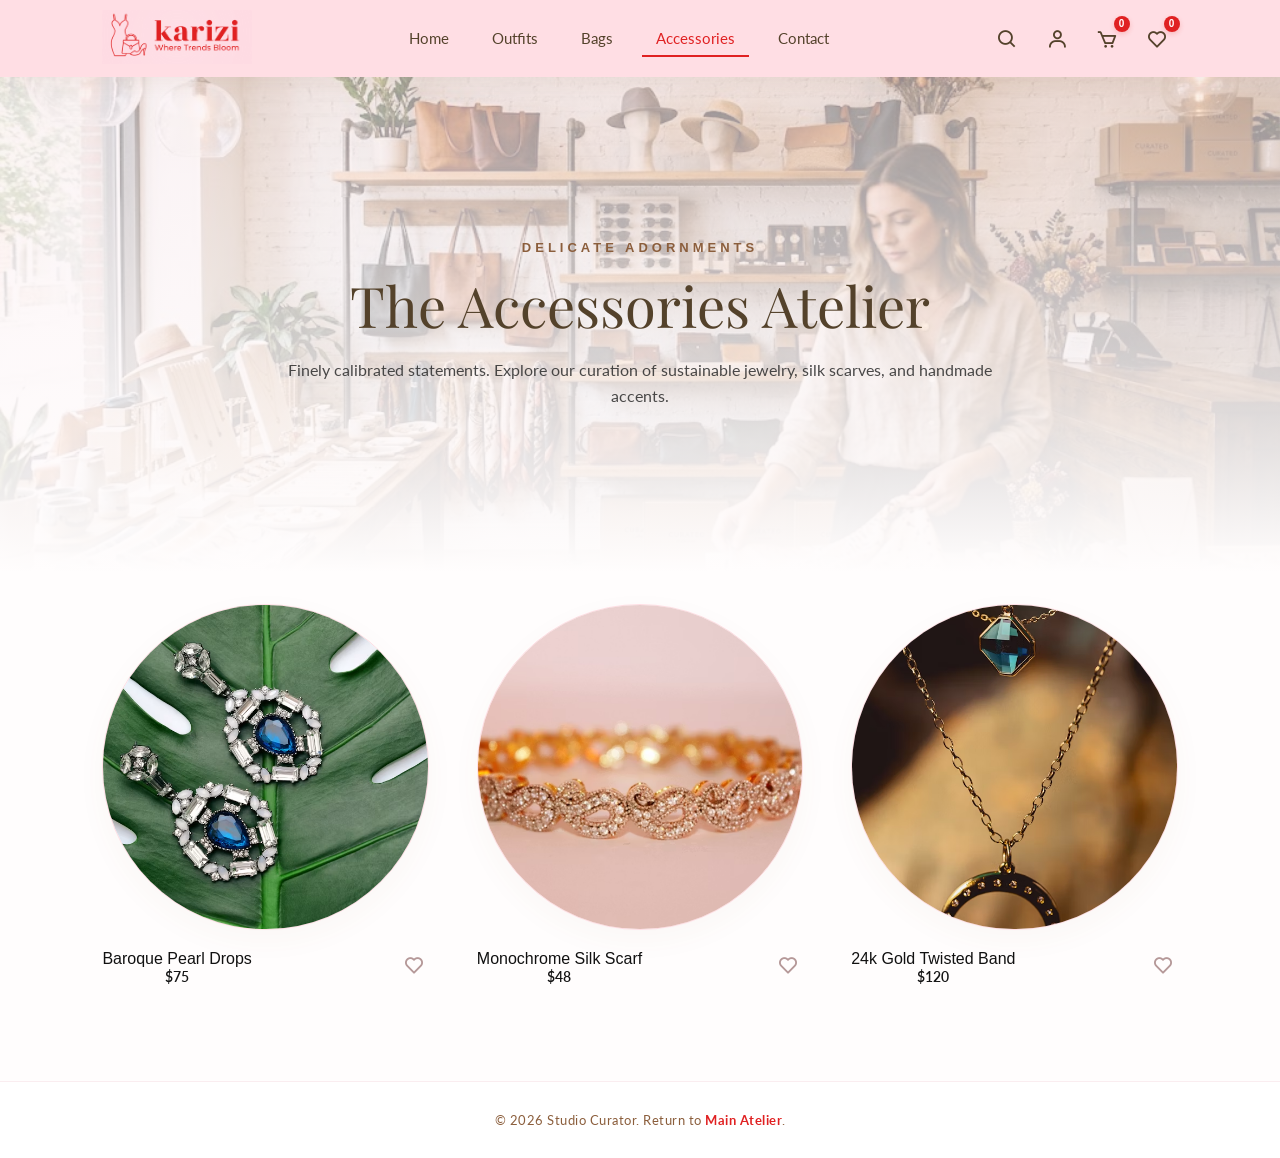
<file: accessories.html>
<!DOCTYPE html>
<html lang="en">
     <head>
          <meta charset="UTF-8"/>
          <meta name="viewport" content="width=device-width, initial-scale=1.0"/>
          <title>The Atelier Accessories | Luxury Accents</title>
          <link href="css/style.css" rel="stylesheet"/>

          <link href="https://fonts.googleapis.com/css2?family=Playfair+Display:ital,wght@0,400;0,600;1,400&family=Lato:wght@300;400;700&display=swap" rel="stylesheet">
          <link rel="stylesheet" href="https://unpkg.com/boxicons@latest/css/boxicons.min.css">
     </head>
     <body class="boutique-subpage alternative-theme">
          
          <header>
               <a href="index.html" class="logo"><img src="images/Website_Logo.png" alt="website logo"/></a>
               <div class="navmenu">
                    <ul>
                         <li><a href="index.html#Home">Home</a></li>
                         <li><a href="index.html#Outfits">Outfits</a></li>
                         <li><a href="bags.html">Bags</a></li>
                         <li><a href="accessories.html" class="active-nav">Accessories</a></li>
                         <li><a href="index.html#Contact">Contact</a></li>
                    </ul>
               </div>
               <div class="nav-icon">
                    <a href="#" aria-label="Search"><i id="search" class='bx bx-search'></i></a>
                    <a href="#" aria-label="Account"><i id="login" class='bx bx-user'></i></a>
                    <a href="#" aria-label="Cart" class="cart-icon-wrapper">
                         <i id="shoppings" class='bx bx-cart'></i>
                         <span id="cart-count">0</span>
                    </a>
                    <a href="#" aria-label="Favorites" class="fav-icon-wrapper">
                         <i id="favorite" class='bx bx-heart'></i>
                         <span id="fav-count">0</span>
                    </a>
                    <div id="menu-icon" class="minimal-burger"><span></span><span></span><span></span></div>
               </div>
          </header>

          <div class="searchbar"><div class="search-inner"><input type="text" placeholder="Search accents..."/><a href="#"><i class='bx bx-search'></i></a></div></div>
          <div class="account"><h2>Welcome Back</h2><input type="text" placeholder="Email"/><input type="password" placeholder="Password"/><a href="#" class="main-btn btn-full">Login</a></div>
          <div class="shoppings"><h2>Your Cart</h2><div class="cart-items-container"></div><a href="#" class="main-btn">Checkout <i class='bx bx-cart'></i></a></div>
          <div class="favorite"><h2>Your Wishlist</h2><div class="fav-items-container"></div></div>

          <section class="boutique-hero acc-bg">
               <div class="hero-overlay variations"></div>
               <div class="boutique-hero-text">
                    <span>Delicate Adornments</span>
                    <h1>The Accessories Atelier</h1>
                    <p>Finely calibrated statements. Explore our curation of sustainable jewelry, silk scarves, and handmade accents.</p>
               </div>
          </section>

          <section class="gallery-showcase">
               <div class="outfits dynamic-masonry-look">
                    
                    <div class="row luxury-accent-card" data-id="acc1">
                         <div class="img-frame-round">
                              <img src="images/accessory1.avif" alt="Baroque Pearl Drop" />
                              <div class="cart-action-icon"><i class='bx bx-plus-circle'></i></div>
                         </div>
                         <div class="price-box">
                              <div class="price"><h4>Baroque Pearl Drops</h4><p>$75</p></div>
                              <div class="wishlist-toggle-btn"><i class='bx bx-heart'></i></div>
                         </div>
                    </div>

                    <div class="row luxury-accent-card" data-id="acc2">
                         <div class="img-frame-round">
                              <img src="images/accessory2.avif" alt="Silk Hair Bow"/>
                              <div class="cart-action-icon"><i class='bx bx-plus-circle'></i></div>
                         </div>
                         <div class="price-box">
                              <div class="price"><h4>Monochrome Silk Scarf</h4><p>$48</p></div>
                              <div class="wishlist-toggle-btn"><i class='bx bx-heart'></i></div>
                         </div>
                    </div>

                    <div class="row luxury-accent-card" data-id="acc3">
                         <div class="img-frame-round">
                              <img src="images/accessory3.avif" alt="Chunky Chain Bracelet"/>
                              <div class="cart-action-icon"><i class='bx bx-plus-circle'></i></div>
                         </div>
                         <div class="price-box">
                              <div class="price"><h4>24k Gold Twisted Band</h4><p>$120</p></div>
                              <div class="wishlist-toggle-btn"><i class='bx bx-heart'></i></div>
                         </div>
                    </div>

               </div>
          </section>

          <footer class="subpage-footer">
               <p>© 2026 Studio Curator. Return to <a href="index.html">Main Atelier</a>.</p>
          </footer>

          <script src="script.js"></script>
     </body>
</html>
</file>
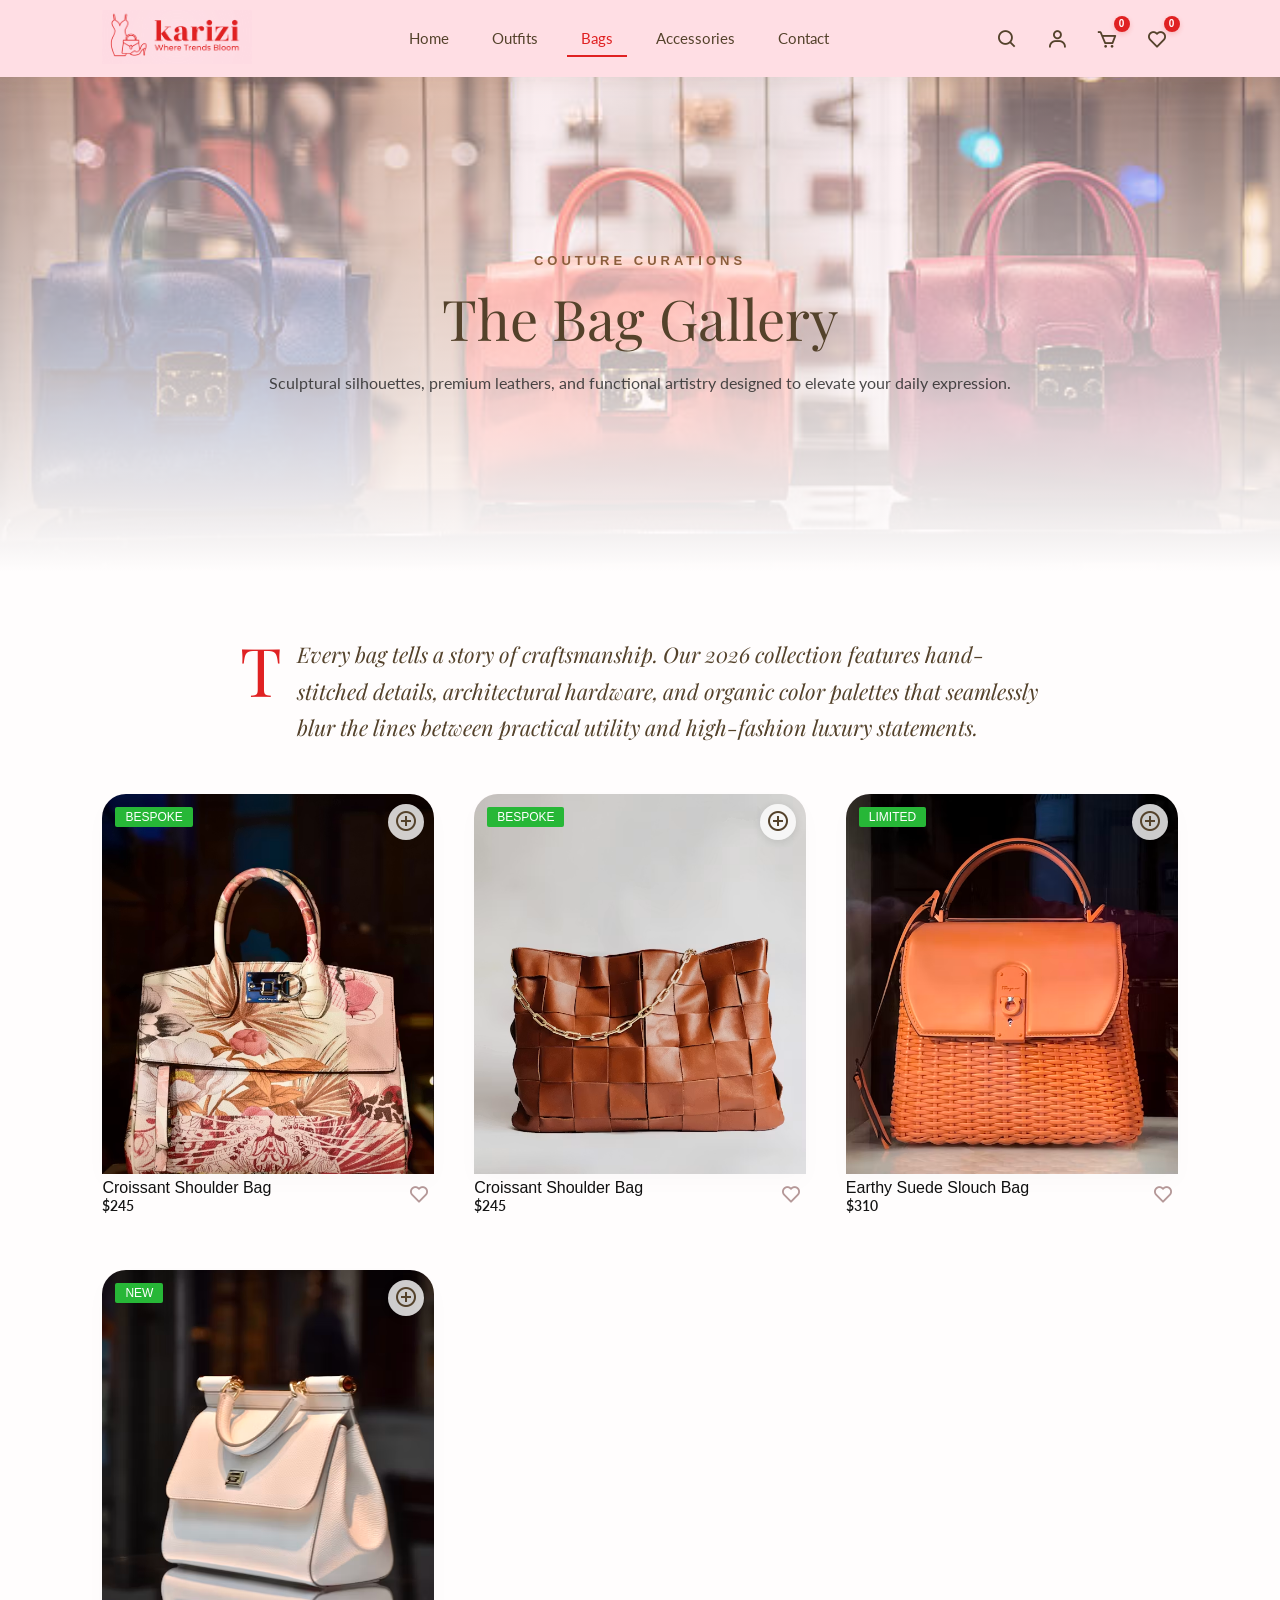
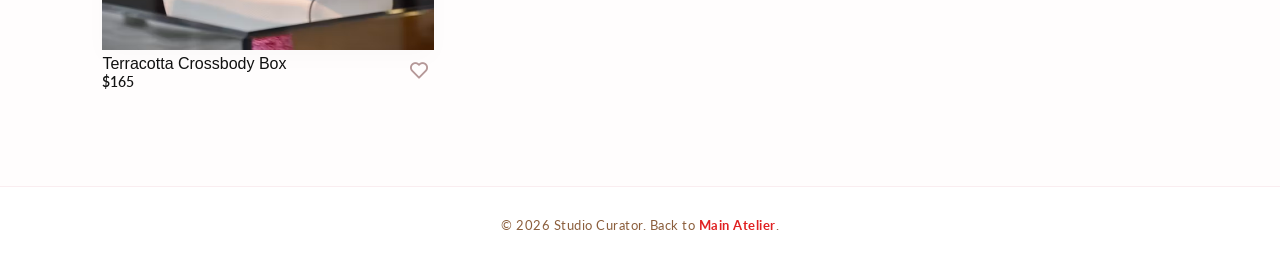
<file: bags.html>
<!DOCTYPE html>
<html lang="en">
     <head>
          <meta charset="UTF-8"/>
          <meta name="viewport" content="width=device-width, initial-scale=1.0"/>
          <title>The Bag Gallery | Luxury Boutique</title>
          <link href="css/style.css" rel="stylesheet"/>

          <link href="https://fonts.googleapis.com/css2?family=Playfair+Display:ital,wght@0,400;0,600;1,400&family=Lato:wght@300;400;700&display=swap" rel="stylesheet">
          <link rel="stylesheet" href="https://unpkg.com/boxicons@latest/css/boxicons.min.css">
     </head>
     <body class="boutique-subpage">
          
          <header>
               <a href="index.html" class="logo"><img src="images/Website_Logo.png" alt="website logo"/></a>
               <div class="navmenu">
                    <ul>
                         <li><a href="index.html#Home">Home</a></li>
                         <li><a href="index.html#Outfits">Outfits</a></li>
                         <li><a href="bags.html" class="active-nav">Bags</a></li>
                         <li><a href="accessories.html">Accessories</a></li>
                         <li><a href="index.html#Contact">Contact</a></li>
                    </ul>
               </div>
               <div class="nav-icon">
                    <a href="#" aria-label="Search"><i id="search" class='bx bx-search'></i></a>
                    <a href="#" aria-label="Account"><i id="login" class='bx bx-user'></i></a>
                    <a href="#" aria-label="Cart" class="cart-icon-wrapper">
                         <i id="shoppings" class='bx bx-cart'></i>
                         <span id="cart-count">0</span>
                    </a>
                    <a href="#" aria-label="Favorites" class="fav-icon-wrapper">
                         <i id="favorite" class='bx bx-heart'></i>
                         <span id="fav-count">0</span>
                    </a>
                    <div id="menu-icon" class="minimal-burger"><span></span><span></span><span></span></div>
               </div>
          </header>

          <div class="searchbar"><div class="search-inner"><input type="text" placeholder="Search bags..."/><a href="#"><i class='bx bx-search'></i></a></div></div>
          <div class="account"><h2>Welcome Back</h2><input type="text" placeholder="Email"/><input type="password" placeholder="Password"/><a href="#" class="main-btn btn-full">Login</a></div>
          <div class="shoppings"><h2>Your Cart</h2><div class="cart-items-container"></div><a href="#" class="main-btn">Checkout <i class='bx bx-cart'></i></a></div>
          <div class="favorite"><h2>Your Wishlist</h2><div class="fav-items-container"></div></div>

          <section class="boutique-hero bag-bg">
               <div class="hero-overlay"></div>
               <div class="boutique-hero-text">
                    <span>Couture Curations</span>
                    <h1>The Bag Gallery</h1>
                    <p>Sculptural silhouettes, premium leathers, and functional artistry designed to elevate your daily expression.</p>
               </div>
          </section>

          <section class="editorial-statement">
               <div class="statement-wrap">
                    <p class="drop-caps">T</p>
                    <p class="statement-text">Every bag tells a story of craftsmanship. Our 2026 collection features hand-stitched details, architectural hardware, and organic color palettes that seamlessly blur the lines between practical utility and high-fashion luxury statements.</p>
               </div>
          </section>

          <section class="gallery-showcase">
               <div class="outfits editorial-grid">
                    
                    <div class="row legacy-card" data-id="bag1">
                         <div class="img-frame">
                              <img src="images/bag1.avif" alt=""/>
                              <div class="cart-action-icon"><i class='bx bx-plus-circle'></i></div>
                         </div>
                         <div class="product-text"><h5>Bespoke</h5></div>
                         <div class="price-box">
                              <div class="price"><h4>Croissant Shoulder Bag</h4><p>$245</p></div>
                              <div class="wishlist-toggle-btn"><i class='bx bx-heart'></i></div>
                         </div>
                    </div>

                    <div class="row legacy-card " data-id="bag2">
                         <div class="img-frame">
                              <img src="images/bag2.avif" alt=""/>
                              <div class="cart-action-icon"><i class='bx bx-plus-circle'></i></div>
                         </div>
                         <div class="product-text"><h5>Bespoke</h5></div>
                         <div class="price-box">
                              <div class="price"><h4>Croissant Shoulder Bag</h4><p>$245</p></div>
                              <div class="wishlist-toggle-btn"><i class='bx bx-heart'></i></div>
                         </div>
                    </div>

                    <div class="row legacy-card" data-id="bag3">
                         <div class="img-frame">
                              <img src="images/bag3.avif" alt=""/>
                              <div class="cart-action-icon"><i class='bx bx-plus-circle'></i></div>
                         </div>
                         <div class="product-text"><h5>Limited</h5></div>
                         <div class="price-box">
                              <div class="price"><h4>Earthy Suede Slouch Bag</h4><p>$310</p></div>
                              <div class="wishlist-toggle-btn"><i class='bx bx-heart'></i></div>
                         </div>
                    </div>

                    <div class="row legacy-card" data-id="bag4">
                         <div class="img-frame">
                              <img src="images/bag4.avif" alt="" />
                              <div class="cart-action-icon"><i class='bx bx-plus-circle'></i></div>
                         </div>
                         <div class="product-text"><h5>New</h5></div>
                         <div class="price-box">
                              <div class="price"><h4>Terracotta Crossbody Box</h4><p>$165</p></div>
                              <div class="wishlist-toggle-btn"><i class='bx bx-heart'></i></div>
                         </div>
                    </div>

               </div>
          </section>

          <footer class="subpage-footer">
               <p>© 2026 Studio Curator. Back to <a href="index.html">Main Atelier</a>.</p>
          </footer>

          <script src="script.js"></script>
     </body>
</html>
</file>
<file: css/style.css>
:root {
     --lighter-pink-color: #faedf0;
     --pink-color: #ffdee4;  
     --accent-pink-glow: #ffd0d9;
     --red-color: #E02122; 
     --yellow-color: #FAFBD0;
     --brown-color: #8B5E3C;
     --dark-brown-color: #54422b;
     --black-color: #2c2c2c;
     --green-color: rgb(133, 193, 60);
     --aesthetic-bg: rgba(255, 253, 253, 0.96); 
}     

*{
     margin: 0;
     padding: 0;
     box-sizing: border-box;
     scroll-behavior: smooth;
     font-family: "Jost", sans-serif;
     list-style: none;
     text-decoration: none;
}
h1 {
     font-family: 'Great Vibes', cursive;
     font-size: 2.5rem;
}
body, p, a {
     font-family: 'Lato', sans-serif;
} 

/* ==========================================================================
   NAVIGATION BAR TOP LAYOUT ARCHITECTURE
   ========================================================================== */
header{
     position: fixed;
     width: 100%;
     top: 0;
     right: 0;
     z-index: 1000;
     display: flex;
     justify-content: space-between;
     align-items: center;
     padding: 10px 8%; 
     background-color: var(--pink-color);
     height: 77px; 
     box-shadow: 0 4px 20px rgba(139, 94, 60, 0.08);
     transition: background-color 0.3s ease, box-shadow 0.3s ease;
}
header.sticky {
     background-color: var(--pink-color);
     padding: 10px 8%; 
     height: 77px;
     box-shadow: 0 4px 25px rgba(139, 94, 60, 0.15);
}

.logo img{
     max-width: 150px;
     height: auto;
}

/* Desktop Nav Menu Layout */
.navmenu ul {
     display: flex;
     gap: 15px;
}
.navmenu a{
     color: var(--dark-brown-color);
     font-size: 15px;
     text-transform: capitalize;
     padding: 8px 14px;
     font-weight: 400;
     transition: all .35s ease;
}
.navmenu a:hover{
     color: var(--red-color);
}

/* ==========================================================================
   NAVIGATION ACTION LINKS & ICON HEADERS
   ========================================================================== */
.nav-icon{
     display: flex;
     align-items: center;
     gap: 8px;
}
.nav-icon a {
     display: inline-flex;
     align-items: center;
     justify-content: center;
     width: 42px;
     height: 42px;
     border-radius: 50%;
     background: transparent;
     transition: all 0.4s cubic-bezier(0.165, 0.84, 0.44, 1);
}
.nav-icon i{
     color: var(--dark-brown-color);
     font-size: 22px;
     transition: all 0.3s ease;
}
.nav-icon a:hover,
.nav-icon a.active-icon {
     background-color: var(--accent-pink-glow);
     box-shadow: inset 0 0 4px rgba(224, 33, 34, 0.05);
}
.nav-icon a:hover i,
.nav-icon a.active-icon i {
     color: var(--red-color);
     transform: scale(1.1);
}

/* Dynamic Notification Indicator Badge Counters */
.cart-icon-wrapper, .fav-icon-wrapper {
     position: relative;
}
#cart-count, #fav-count {
     position: absolute;
     top: -2px;
     right: -2px;
     background-color: var(--red-color);
     color: #fff;
     font-size: 10px;
     font-weight: 700;
     border-radius: 50%;
     width: 16px;
     height: 16px;
     display: flex;
     align-items: center;
     justify-content: center;
     box-shadow: 0 2px 5px rgba(224, 33, 34, 0.2);
}

/* SLEEK MINIMALIST BURGER-TO-X TOGGLE SYSTEM */
.minimal-burger {
     display: none; /* Desktop hidden */
     width: 22px;
     height: 20px;
     position: relative;
     cursor: pointer;
     z-index: 10001;
     margin-left: 12px;
}
.minimal-burger span {
     display: block;
     position: absolute;
     height: 2.5px;
     width: 100%;
     background-color: var(--dark-brown-color);
     border-radius: 10px;
     opacity: 1;
     left: 0;
     transform: rotate(0deg);
     transition: all 0.3s cubic-bezier(0.25, 0.8, 0.25, 1);
}
.minimal-burger span:nth-child(1) { top: 0px; }
.minimal-burger span:nth-child(2) { top: 8px; }
.minimal-burger span:nth-child(3) { top: 16px; }

/* Morphing Into Close Icon (X Form) */
.minimal-burger.open-icon span:nth-child(1) {
     top: 8px;
     transform: rotate(135deg);
     background-color: var(--red-color);
}
.minimal-burger.open-icon span:nth-child(2) {
     opacity: 0;
     left: -40px;
}
.minimal-burger.open-icon span:nth-child(3) {
     top: 8px;
     transform: rotate(-135deg);
     background-color: var(--red-color);
}

/* ==========================================================================
   FLOATING LUXURY INTERACTION MODAL DRAWERS
   ========================================================================== */
.searchbar, .account, .shoppings, .favorite {
     position: fixed;
     top: 92px; 
     right: -460px; 
     width: 410px;
     max-width: 92%;
     background: var(--aesthetic-bg);
     backdrop-filter: blur(10px); 
     -webkit-backdrop-filter: blur(10px);
     border: 2px solid var(--pink-color);
     box-shadow: -5px 15px 35px rgba(84, 66, 43, 0.1);
     padding: 2.5rem 1.8rem;
     z-index: 999;
     transition: all 0.5s cubic-bezier(0.165, 0.84, 0.44, 1);
     border-radius: 2rem;
     display: flex;
     flex-direction: column;
}
.searchbar.active, .account.active, .shoppings.active, .favorite.active {
     right: 2%; 
}

/* 1. Creative Search Drawer Details */
.searchbar {
     height: auto;
     padding: 1.8rem;
}
.search-inner {
     display: flex;
     align-items: center;
     background: var(--lighter-pink-color);
     border: 1px solid rgba(139, 94, 60, 0.25);
     border-radius: 2rem;
     padding: 0.4rem 1.2rem;
     transition: all 0.3s ease;
}
.search-inner:focus-within {
     border-color: var(--red-color);
     background: #fff;
     box-shadow: 0 0 10px rgba(220, 33, 34, 0.08);
}
.search-inner input {
     width: 100%;
     border: none;
     background: transparent;
     outline: none;
     padding: 0.6rem 0;
     font-size: 0.95rem;
     color: var(--dark-brown-color);
}
.search-inner input::placeholder {
     color: #a08c8c;
}
.search-inner .bx-search {
     font-size: 22px;
     color: var(--brown-color);
     cursor: pointer;
}

/* 2. Login Drawer Form Details */
.account {
     height: auto;
     gap: 1.2rem;
}
.account h2 {
     font-family: 'Lato', sans-serif;
     font-size: 1.6rem;
     color: var(--dark-brown-color);
     font-weight: 700;
     text-align: center;
     letter-spacing: 0.5px;
}
.account p {
     text-align: center;
     font-size: 0.9rem;
     color: var(--brown-color);
     opacity: 0.8;
     margin-top: -10px;
     margin-bottom: 5px;
}
.account input {
     width: 100%;
     background: var(--lighter-pink-color);
     border: 1px solid rgba(139, 94, 60, 0.2);
     border-radius: 1rem;
     padding: 0.9rem 1.2rem;
     font-size: 0.95rem;
     outline: none;
     color: var(--black-color);
     transition: all 0.3s ease;
}
.account input:focus {
     border-color: var(--red-color);
     background: #fff;
     box-shadow: 0 4px 12px rgba(224, 33, 34, 0.06);
}
.forgot_pass {
     font-size: 0.85rem;
     color: var(--dark-brown-color);
     text-align: right;
     transition: 0.3s;
     font-weight: 500;
}
.forgot_pass:hover {
     color: var(--red-color);
}
.btn-full {
     text-align: center;
     width: 100%;
     margin-top: 10px;
     cursor: pointer;
}

/* 3. Dynamic Shopping Cart & Wishlist Drawer Layouts */
.shoppings, .favorite {
     height: calc(100vh - 115px);
     justify-content: space-between;
}
.shoppings h2, .favorite h2 {
     font-size: 1.4rem;
     color: var(--dark-brown-color);
     border-bottom: 1.5px solid var(--pink-color);
     padding-bottom: 12px;
     margin-bottom: 15px;
     font-weight: 700;
}
.cart-items-container, .fav-items-container {
     flex-grow: 1;
     overflow-y: auto;
     display: flex;
     flex-direction: column;
     gap: 1.2rem;
     margin-bottom: 20px;
     padding-right: 5px;
}
.cart-items-container::-webkit-scrollbar, .fav-items-container::-webkit-scrollbar {
     width: 4px;
}
.cart-items-container::-webkit-scrollbar-thumb, .fav-items-container::-webkit-scrollbar-thumb {
     background: var(--pink-color);
     border-radius: 10px;
}
.checkbox {
     width: 100%;
     height: auto;
     background: #fff;
     display: flex;
     justify-content: space-between;
     align-items: center;
     border: 1px solid rgba(139, 94, 60, 0.1);
     border-radius: 1.2rem;
     padding: 0.9rem;
     box-shadow: 0 4px 10px rgba(139, 94, 60, 0.03);
}
.checkbox img {
     width: 65px;
     height: 65px;
     object-fit: cover;
     border-radius: 0.8rem;
}
.item-details {
     flex-grow: 1;
     padding: 0 15px;
}
.checkbox h3 {
     font-size: 0.95rem;
     color: var(--dark-brown-color);
     font-weight: 600;
}
.checkbox p {
     font-size: 0.85rem;
     color: #8c7676;
     margin-top: 3px;
}
.item-actions {
     display: flex;
     align-items: center;
     gap: 8px;
}
.item-actions a {
     color: #b59898;
     font-size: 16px;
     width: 26px;
     height: 26px;
     border-radius: 50%;
     background: var(--lighter-pink-color);
     display: inline-flex;
     align-items: center;
     justify-content: center;
     transition: all 0.2s ease;
}
.item-actions a:hover {
     background-color: var(--pink-color);
     color: var(--red-color);
     transform: scale(1.1);
}
.item-actions a.remove-item-btn {
     margin-left: 4px;
     background: #fff0f0;
}
.item-actions a.remove-item-btn:hover {
     background: var(--red-color);
     color: #fff;
}
.shoppings .main-btn {
     width: 100%;
     text-align: center;
}

/* ==========================================================================
   MAIN CORE THEME BLOCKS LAYOUT
   ========================================================================== */
section{
     padding: 5% 10%;
}
.main-home{
     position: relative;
     width: 100%;
     height: 100vh;
     overflow: hidden; 
     display: grid;
     grid-template-columns: repeat(1, 1fr);
     align-items: center;
}
.main-home video{
    position: absolute;
    top: 0;
    left: 0;
    width: 100%;
    height: 100%;
    object-fit: cover; 
    z-index: -1; 
}
.background-img img {
     position: absolute;
     bottom: 0; 
     right: 15%;
     width: 29%; 
     height: auto;
     z-index: 0;
}
.main-text {
     position: absolute;
     top: 40%; 
     left: 30%; 
     transform: translateX(-50%);
     z-index: 1;
}
.main-text h5{
     color: var(--red-color);
     font-size: 16px;
     text-transform: capitalize;
     font-weight: 500;
}
.main-text h1{
     color: var(--brown-color);
     font-size: 65px;
     text-transform: capitalize;
     line-height: 1.1;
     font-weight: 600;
     margin: 6px 0 10px;
}
.main-text p{
     color: var(--dark-brown-color);
     font-size: 20px;
     font-style: italic;
     margin-bottom: 20px;
}
.main-btn{
     display: inline-block;
     color: var(--dark-brown-color);
     font-size: 16px;
     font-weight: 500;
     text-transform: capitalize;
     border: 2px solid var(--brown-color);
     border-radius: 10px;
     padding: 12px 25px;
     transition: all .42s ease;
}
.main-btn:hover{
     background-color: var(--red-color);
     color: #fff;
     border-color: var(--red-color);
}
.dowm-arrow{
     position: absolute;
     top: 85%;
     right: 11%;
}
.down i{
     font-size: 30px;
     color: var(--brown-color);
     border: 2px solid var(--brown-color);
     border-radius: 50px;
     padding: 12px 12px;
}
.down i:hover{
     background-color: var(--brown-color);
     color: #fff;
     transition: all .42s ease;
}

/* Outfits Visual Framework */
.trending-outfits{
     background-color: var(--lighter-pink-color);
}
.center-text h2{
     color: #111;
     font-size: 28px;
     text-transform: capitalize;
     text-align: center;
     margin: 25px;
}
.center-text span{
     color: var(--red-color);
}
.outfits{
     display: grid;
     grid-template-columns: repeat(auto-fit, minmax(260px, auto));
     gap: 2rem;
}
.row{
     position: relative;
     transition: all .40s;
}
.row img{
     width: 100%;
     height: auto;
     transition: all .40s;
}
.row img:hover{
     transform: scale(0.9);
}
.product-text h5{
     position: absolute;
     top: 13px;
     left: 13px;
     color: #fff;
     font-size: 12px;
     font-weight: 500;
     text-transform: uppercase;
     background-color: #27b737;
     padding: 3px 10px;
     border-radius: 2px;
}

/* Image Hover Pop-Up Cart trigger */
.cart-action-icon{
     position: absolute;
     right: 10px;
     top: 10px;
     font-size: 24px;
     color: var(--dark-brown-color);
     background: rgba(255, 255, 255, 0.8);
     width: 36px;
     height: 36px;
     border-radius: 50%;
     display: flex;
     align-items: center;
     justify-content: center;
     cursor: pointer;
     transition: all 0.3s ease;
     box-shadow: 0 2px 8px rgba(0,0,0,0.1);
}
.cart-action-icon:hover{
     color: #fff;
     background-color: var(--red-color);
     transform: scale(1.1);
}
.ratting i{
     color: #ff8c00;
     font-size: 18px;
     margin-top: 8px;
     display: inline-block;
}

/* Bottom Container Box for Text & Wishlist Elements */
.price-box {
     display: flex;
     justify-content: space-between;
     align-items: center;
     margin-top: 5px;
}
.price h4{
     color: #111;
     font-size: 16px;
     text-transform: capitalize;
     font-weight: 400;
}
.price p{
     color: #151515;
     font-size: 14px;
     font-weight: 600;
}
.wishlist-toggle-btn {
     font-size: 22px;
     color: #b59898;
     cursor: pointer;
     transition: all 0.25s ease;
     padding: 4px;
}
.wishlist-toggle-btn:hover {
     color: var(--red-color);
     transform: scale(1.15);
}
.wishlist-toggle-btn.liked i {
     color: var(--red-color);
}

/* Reviews Panel */
.client-reviews{
     background-color: var(--pink-color);
}
.reviews{
     text-align: center;
}
.reviews h3{
     color: #111;
     font-size: 25px;
     text-transform: capitalize;
     text-align: center;
     font-weight: 700;
}
.reviews img{
     width: 100px;
     height: auto;
     border-radius: 50px;
     margin: 10px 0;
}
.reviews p{
     color: #707070;
     font-size: 16px;
     font-weight: 400;
     line-height: 25px;
     margin-bottom: 10px;
}
.reviews h2{
     font-size: 22px;
     color: #000;
     font-weight: 400;
     text-transform: capitalize;
     margin-bottom: 2px;
}

/* Editorial Update Cards Section */
.up-center-text h2{
     text-align: center;
     color: #111;
     font-size: 25px;
     text-transform: capitalize;
     font-weight: 700;
     margin-bottom: 30px;
}
.cart img{
     width: 100%;
     height: auto;
     border-radius: 5px;
}
.update-cart{
     display: grid;
     grid-template-columns: repeat(auto-fit, minmax(300px, 1fr));
     gap: 2rem;
}
.cart h5{
     color: #636872;
     font-size: 14px;
     text-transform: capitalize;
     font-weight: 500;
     margin: 10px 0 5px;
}
.cart h4{
     color: #111;
     font-size: 18px;
     font-weight: 600;
     margin-bottom: 8px;
}
.cart p{
     color: #707070;
     font-size: 15px;
     line-height: 25px;
     margin-bottom: 12px;
}
.cart h6{
     color: #151515;
     font-size: 14px;
     font-weight: 500;
}

/* Footer layout elements */
.contact{
     background-color: var(--pink-color);
}
.contact-info{
     display: grid;
     grid-template-columns: repeat(auto-fit, minmax(160px, auto));
     gap: 3rem;
}
.first-info img{
     width: 140px;
     height: auto;
}
.contact-info h4{
     color: #252129;
     font-size: 14px;
     text-transform: uppercase;
     margin-bottom: 10px;
}
.contact-info p{
     color: #565656;
     font-size: 14px;
     font-weight: 400;
     text-transform: capitalize;
     line-height: 1.5;
     margin-bottom: 10px;
     cursor: pointer;
     transition: all .42s;
}
.contact-info p:hover{
     color: #ee1c47;
}
.social-icon i{
     color: #565656;
     margin-right: 10px;
     font-size: 20px;
     transition: all .42s;
}
.social-icon i:hover{
     transform: scale(1.3);
}
.third-info a{
     color: #565656;
}
.third-info a:hover{
     color: var(--red-color);
}
.end-text{
     background-color: var(--lighter-pink-color);
     text-align: center;
     padding: 20px;
}
.end-text p{
     color: #111;
     text-transform: capitalize;
}



/* ==========================================================================
   BOUTIQUE SUBPAGE GLOBAL EXTENSIONS
   ========================================================================== */
.boutique-subpage {
     background-color: #fffdfd;
}
.active-nav {
     color: var(--red-color) !important;
     font-weight: bold;
     border-bottom: 2px solid var(--red-color);
}

/* 1. Creative Hero Structural Layouts */
.boutique-hero {
     position: relative;
     width: 100%;
     height: 55vh;
     display: flex;
     align-items: center;
     justify-content: center;
     text-align: center;
     padding: 0 15%;
     margin-top: 77px;
     overflow: hidden;
}
.hero-overlay {
     position: absolute;
     top:0; left:0; width:100%; height:100%;
     background: linear-gradient(to bottom, rgba(255, 222, 228, 0.4), rgba(255, 253, 253, 1));
     z-index: 1;
}
.hero-overlay.variations {
     background: linear-gradient(to bottom, rgba(250, 237, 240, 0.6), rgba(255, 253, 253, 1));
}

/* Fallback high-fashion layout visual assets */
.bag-bg {
     background: url('../images/bag-bg2.jpg') center/cover no-repeat;
     position: relative;
}
.acc-bg {
     background: url('../images/accessories-bg.jpg') center/cover no-repeat;
     position: relative;
}

.boutique-hero-text {
     position: relative;
     z-index: 2;
     max-width: 750px;
}
.boutique-hero-text span {
     font-size: 13px;
     text-transform: uppercase;
     letter-spacing: 4px;
     color: var(--brown-color);
     font-weight: 700;
     display: block;
     margin-bottom: 12px;
}
.boutique-hero-text h1 {
     font-family: 'Playfair Display', serif;
     font-size: 3.5rem;
     font-weight: 400;
     color: var(--dark-brown-color);
     margin-bottom: 15px;
}
.boutique-hero-text p {
     font-size: 1rem;
     color: var(--black-color);
     line-height: 1.6;
     opacity: 0.85;
}

/* 2. Premium Magazine Editorial Text Structures */
.editorial-statement {
     padding: 4rem 15% 1rem;
     text-align: center;
}
.statement-wrap {
     display: flex;
     justify-content: center;
     align-items: flex-start;
     max-width: 800px;
     margin: 0 auto;
     gap: 15px;
}
.drop-caps {
     font-family: 'Playfair Display', serif;
     font-size: 4.2rem;
     line-height: 0.85;
     color: var(--red-color);
     margin-top: 5px;
}
.statement-text {
     font-family: 'Playfair Display', serif;
     font-style: italic;
     font-size: 1.35rem;
     line-height: 1.7;
     color: var(--dark-brown-color);
     text-align: left;
}

/* 3. Unique Creative Content Grids */
.gallery-showcase {
     padding: 2rem 8% 6rem;
}
.editorial-grid {
     grid-template-columns: repeat(auto-fit, minmax(280px, 1fr)) !important;
     gap: 3.5rem 2.5rem !important;
}

/* Asymmetric Photo Frame Borders */
.legacy-card .img-frame {
     position: relative;
     overflow: hidden;
     border-radius: 1.5rem 1.5rem 0 0;
     background-color: var(--lighter-pink-color);
     box-shadow: 0 8px 25px rgba(0,0,0,0.02);
}
.legacy-card img {
     display: block;
     object-fit: cover;
     height: 380px;
     transition: transform 0.6s cubic-bezier(0.165, 0.84, 0.44, 1);
}
.legacy-card:hover img {
     transform: scale(1.05);
}

/* Tall Layout Offset Alternation rule */
@media(min-width: 900px) {
     .tall-layout img {
          height: 460px !important;
     }
     .tall-layout {
          transform: translateY(-30px);
     }
}

/* Circular Fine Avant-Garde Frames */
.dynamic-masonry-look {
     grid-template-columns: repeat(auto-fit, minmax(300px, 1fr)) !important;
     gap: 4rem 3rem !important;
}
.luxury-accent-card {
     text-align: center;
}
.img-frame-round {
     position: relative;
     border-radius: 50%;
     overflow: hidden;
     margin-bottom: 20px;
     aspect-ratio: 1 / 1;
     border: 1px solid var(--pink-color);
     box-shadow: 0 10px 30px rgba(139, 94, 60, 0.04);
}
.img-frame-round img {
     width: 100%;
     height: 100%;
     object-fit: cover;
     transition: transform 0.8s ease;
}
.luxury-accent-card:hover .img-frame-round img {
     transform: scale(1.08) rotate(1deg);
}
.luxury-accent-card .cart-action-icon {
     top: auto;
     bottom: 15px;
     right: 50%;
     transform: translateX(50%);
     opacity: 0;
}
.luxury-accent-card:hover .cart-action-icon {
     opacity: 1;
     bottom: 25px;
}

/* Subpage Clean Footer Signatures */
.subpage-footer {
     border-top: 1px solid var(--lighter-pink-color);
     padding: 30px;
     text-align: center;
     background: #fff;
}
.subpage-footer p {
     font-size: 13px;
     color: var(--brown-color);
     letter-spacing: 0.5px;
}
.subpage-footer a {
     color: var(--red-color);
     font-weight: 700;
}

/* Responsive Adaptive Viewports */
@media(max-width: 768px) {
     .boutique-hero { height: 40vh; }
     .boutique-hero-text h1 { font-size: 2.2rem; }
     .statement-text { font-size: 1.1rem; }
     .tall-layout { transform: translateY(0); }
     .legacy-card img { height: 320px; }
     .luxury-accent-card .cart-action-icon { opacity: 1; }
}


/* ==========================================================================
   MEDIA CONTROLS & NEW REVISED SIMPLIFIED DRAWER OVERLAYS
   ========================================================================== */
@media(max-width:890px){
     header, header.sticky {
          padding: 20px 3%;
     }
}

@media(max-width:750px){
     .minimal-burger {
          display: block; /* Shows modern line toggler on mobile viewports */
     }

     /* Beautiful Glassmorphism Simplified Pink Drawer Layout */
     .navmenu {
          position: fixed;
          top: 92px; 
          right: -100%;
          width: 290px;
          height: auto; 
          max-height: calc(100vh - 120px);
          background: rgba(255, 253, 253, 0.98);
          backdrop-filter: blur(15px);
          -webkit-backdrop-filter: blur(15px);
          border: 1.5px solid var(--pink-color);
          border-radius: 2rem;
          box-shadow: -8px 12px 30px rgba(139, 94, 60, 0.08);
          display: flex;
          flex-direction: column;
          align-items: center;
          padding: 2rem 1.2rem;
          z-index: 998;
          transition: all 0.4s cubic-bezier(0.165, 0.84, 0.44, 1);
     }
     
     .navmenu.open {
          right: 2%; 
     }

     .navmenu ul {
          display: flex;
          flex-direction: column;
          width: 100%;
          gap: 6px;
     }
     .navmenu a {
          display: block;
          width: 100%;
          text-align: center;
          font-size: 16px;
          font-weight: 500;
          color: var(--dark-brown-color);
          padding: 12px 24px;
          margin: 0;
          border-radius: 1.2rem;
          transition: all 0.3s ease;
     }
     
     /* Clean aesthetic soft link hover background */
     .navmenu a:hover {
          background-color: var(--lighter-pink-color);
          color: var(--red-color);
          transform: translateY(-1px);
     }
}

@media(max-width:630px){
     .main-text h1{ font-size: 40px; line-height: 48px; }
     .main-text p{ font-size: 16px; }
     .main-text{ left: 50%; width: 80%; }
}
</file>
